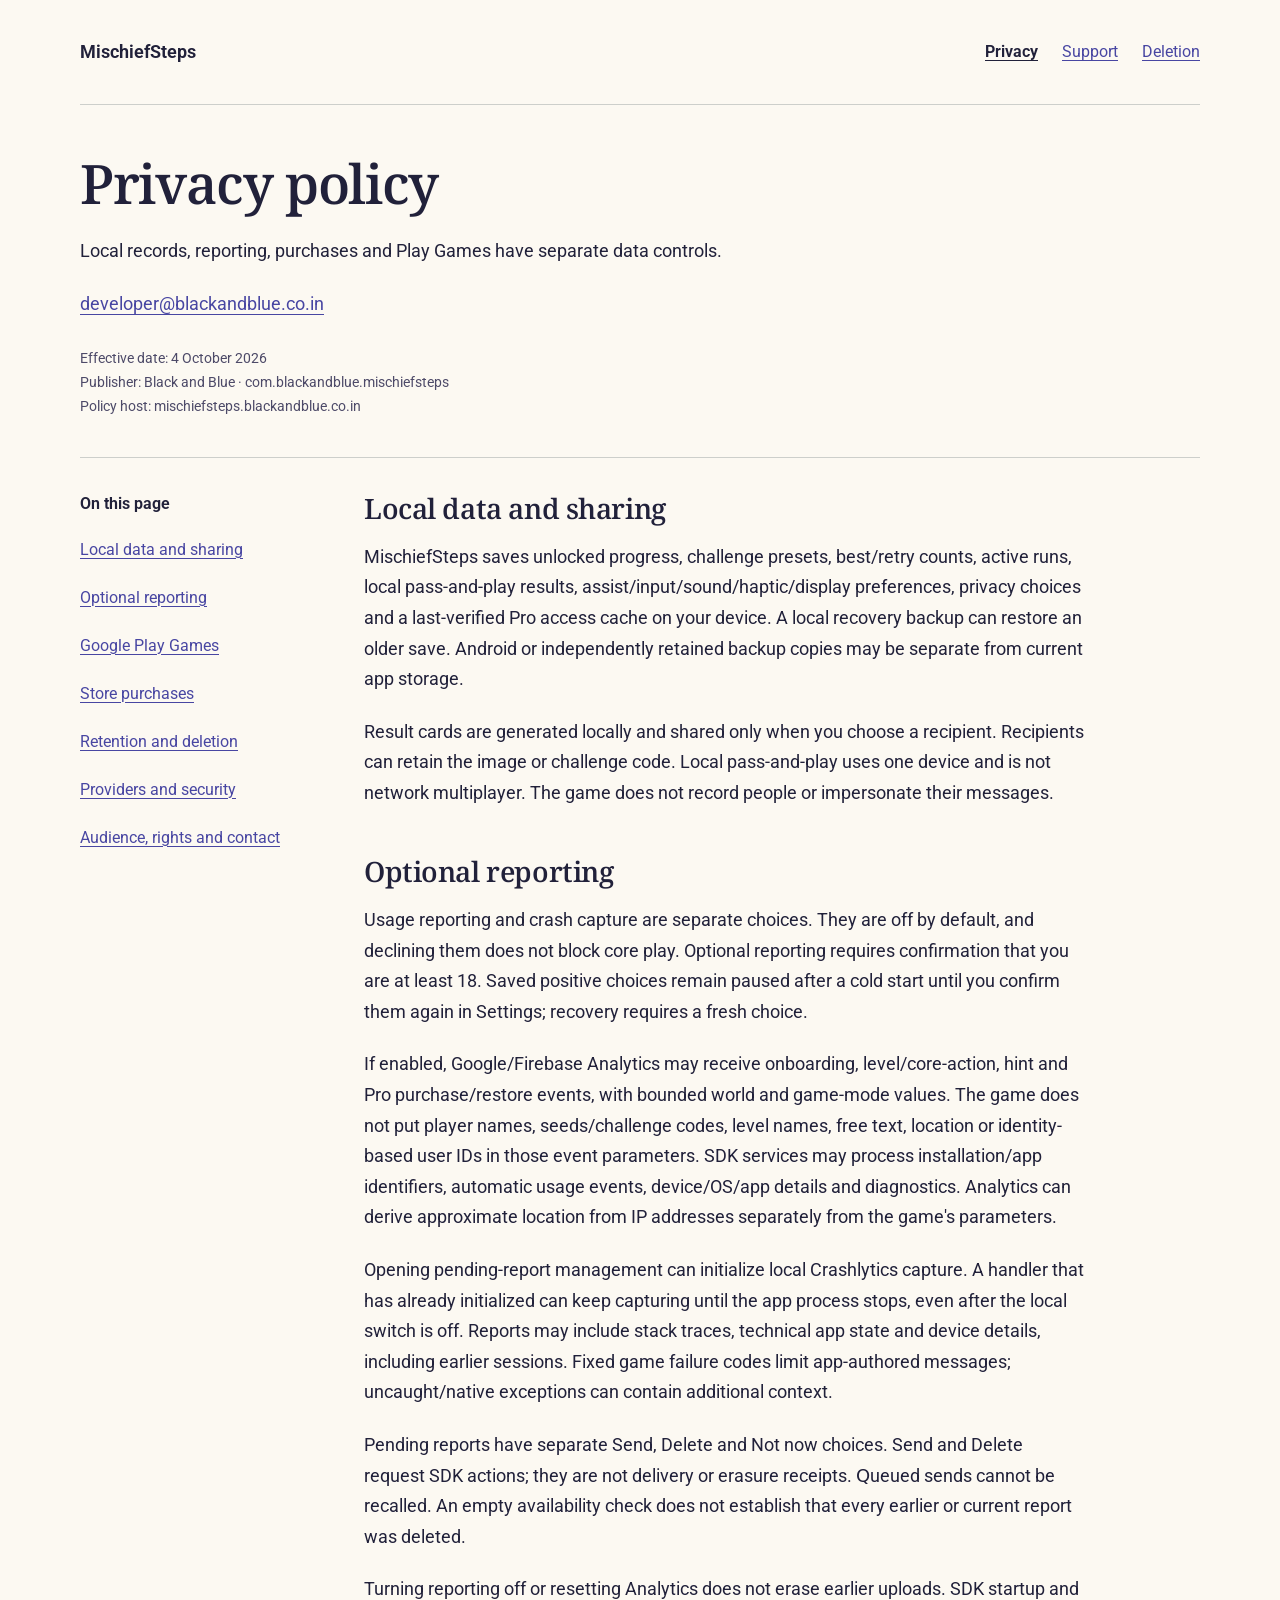
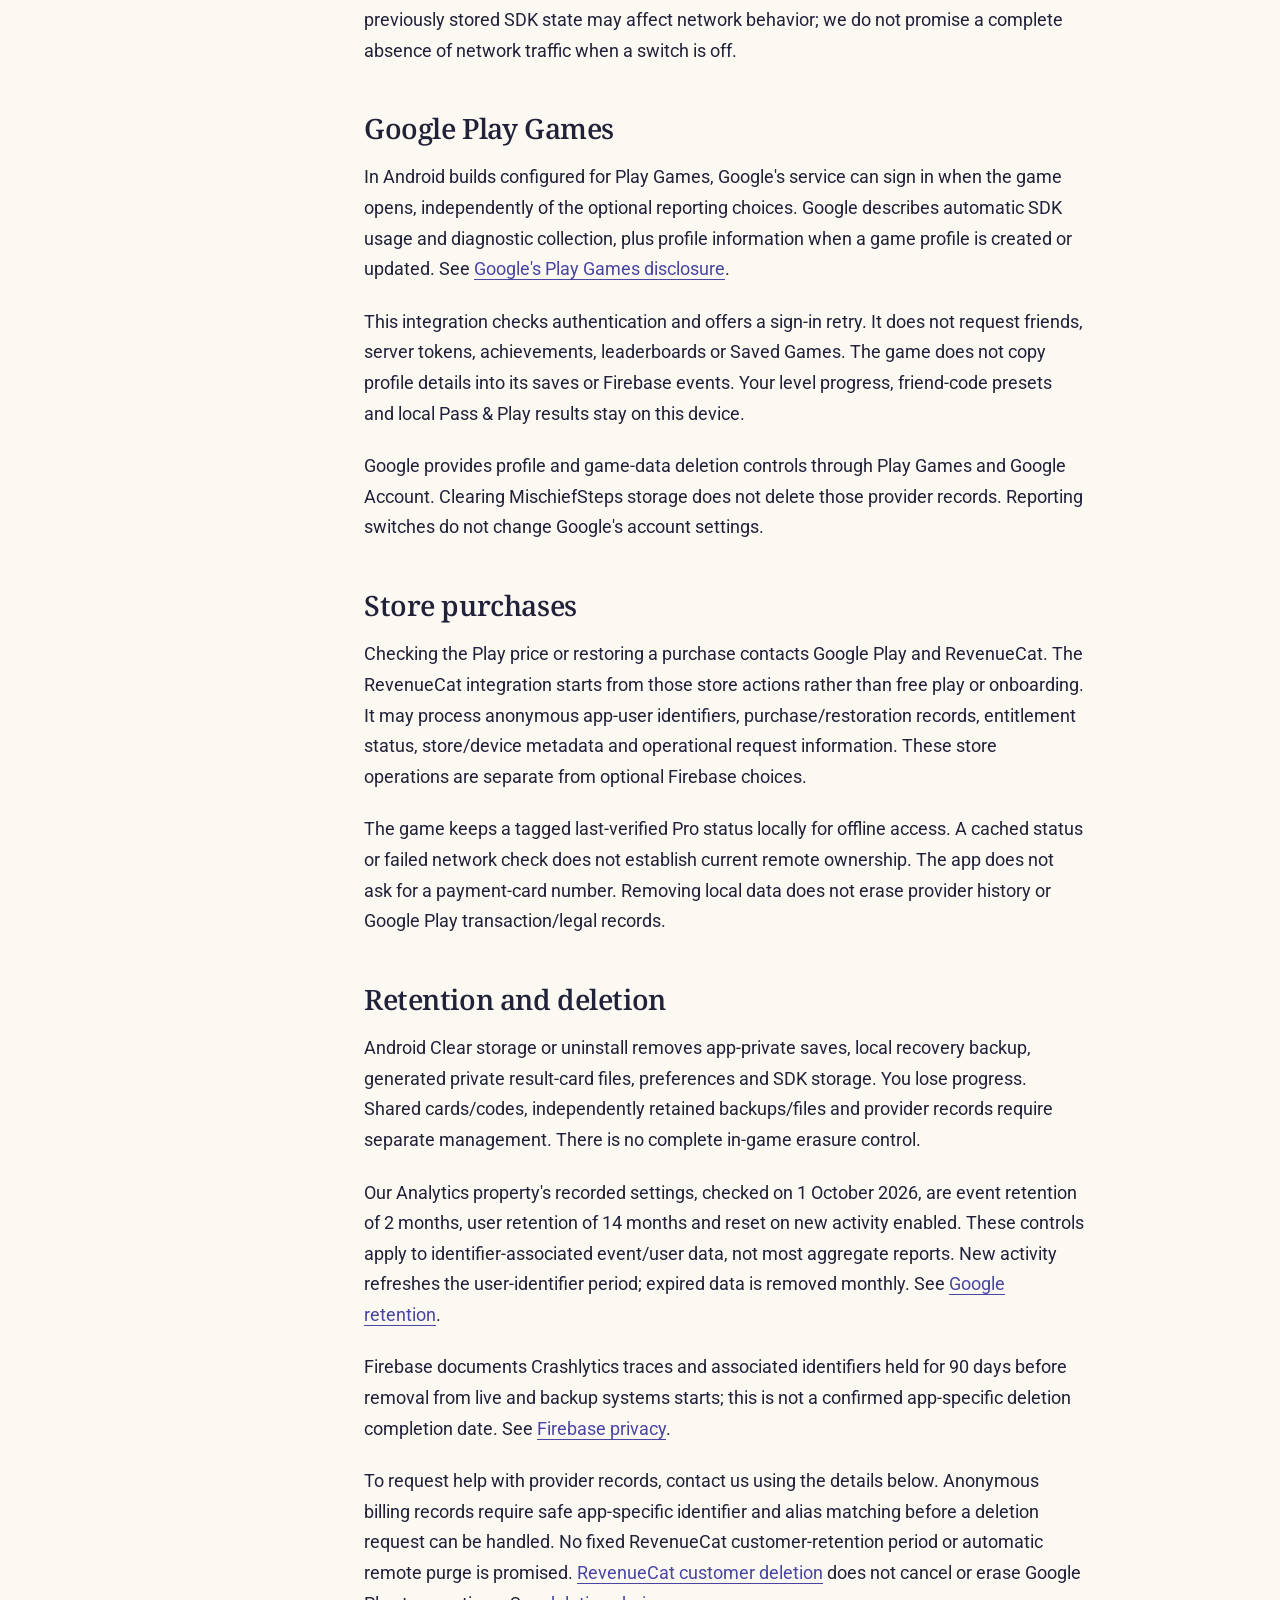
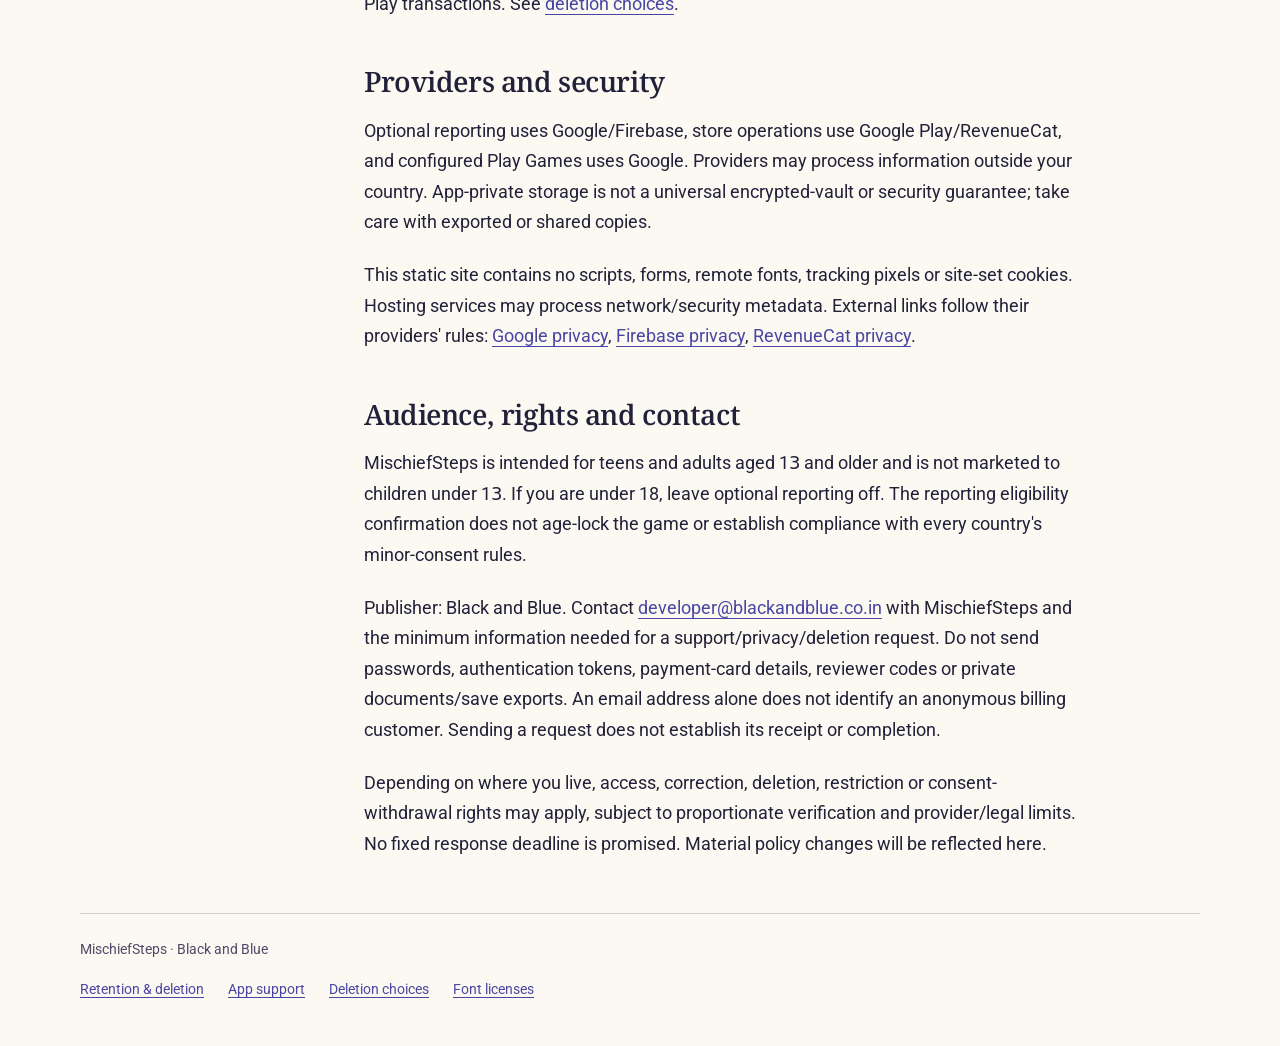
<file: index.html>
<!doctype html>
<html lang="en"><head><meta charset="utf-8"><meta name="viewport" content="width=device-width, initial-scale=1">
<meta name="referrer" content="no-referrer">
<meta http-equiv="Content-Security-Policy" content="default-src 'none'; style-src 'self'; font-src 'self'; img-src 'self'; script-src 'none'; base-uri 'none'; form-action 'none'; object-src 'none'">
<meta name="description" content="Local records, reporting, purchases and Play Games have separate data controls."><title>Privacy policy · MischiefSteps</title><link rel="stylesheet" href="styles.css"></head>
<body><a class="skip" href="#content">Skip to content</a><div class="shell">
<header class="top"><a class="brand" href="index.html">MischiefSteps</a><nav class="primary" aria-label="Main"><a href="index.html" aria-current="page">Privacy</a><a href="support.html">Support</a><a href="deletion.html">Deletion</a></nav></header>

<main id="content" tabindex="-1"><header class="intro"><h1>Privacy policy</h1><p>Local records, reporting, purchases and Play Games have separate data controls.</p><p class="intro-contact"><a href="mailto:developer@blackandblue.co.in">developer@blackandblue.co.in</a></p><p class="meta">Effective date: 4 October 2026<br>Publisher: Black and Blue · com.blackandblue.mischiefsteps<br>Policy host: mischiefsteps.blackandblue.co.in</p></header>
<div class="reading"><nav class="contents" aria-label="On this page"><p>On this page</p><ul><li><a href="#local-data-and-sharing">Local data and sharing</a></li><li><a href="#optional-reporting">Optional reporting</a></li><li><a href="#google-play-games">Google Play Games</a></li><li><a href="#store-purchases">Store purchases</a></li><li><a href="#deletion">Retention and deletion</a></li><li><a href="#providers-and-security">Providers and security</a></li><li><a href="#audience-rights-and-contact">Audience, rights and contact</a></li></ul></nav><article class="article" aria-label="Privacy policy"><h2 id="local-data-and-sharing" tabindex="-1">Local data and sharing</h2>
<p>
MischiefSteps saves unlocked progress, challenge presets, best/retry counts, active runs, local pass-and-play results, assist/input/sound/haptic/display preferences, privacy choices and a last-verified Pro access cache on your device. A local recovery backup can restore an older save. Android or independently retained backup copies may be separate from current app storage.</p>
<p>Result cards are generated locally and shared only when you choose a recipient. Recipients can retain the image or challenge code. Local pass-and-play uses one device and is not network multiplayer. The game does not record people or impersonate their messages.</p>
<h2 id="optional-reporting" tabindex="-1">Optional reporting</h2>
<p>
Usage reporting and crash capture are separate choices. They are off by default, and declining them does not block core play. Optional reporting requires confirmation that you are at least 18. Saved positive choices remain paused after a cold start until you confirm them again in Settings; recovery requires a fresh choice.</p>
<p>If enabled, Google/Firebase Analytics may receive onboarding, level/core-action, hint and Pro purchase/restore events, with bounded world and game-mode values. The game does not put player names, seeds/challenge codes, level names, free text, location or identity-based user IDs in those event parameters. SDK services may process installation/app identifiers, automatic usage events, device/OS/app details and diagnostics. Analytics can derive approximate location from IP addresses separately from the game&#x27;s parameters.</p>
<p>Opening pending-report management can initialize local Crashlytics capture. A handler that has already initialized can keep capturing until the app process stops, even after the local switch is off. Reports may include stack traces, technical app state and device details, including earlier sessions. Fixed game failure codes limit app-authored messages; uncaught/native exceptions can contain additional context.</p>
<p>Pending reports have separate Send, Delete and Not now choices. Send and Delete request SDK actions; they are not delivery or erasure receipts. Queued sends cannot be recalled. An empty availability check does not establish that every earlier or current report was deleted.</p>
<p>Turning reporting off or resetting Analytics does not erase earlier uploads. SDK startup and previously stored SDK state may affect network behavior; we do not promise a complete absence of network traffic when a switch is off.</p>
<h2 id="google-play-games" tabindex="-1">Google Play Games</h2>
<p>
In Android builds configured for Play Games, Google&#x27;s service can sign in when the game opens, independently of the optional reporting choices. Google describes automatic SDK usage and diagnostic collection, plus profile information when a game profile is created or updated. See <a href="https://developer.android.com/games/pgs/data-collection">Google&#x27;s Play Games disclosure</a>.</p>
<p>This integration checks authentication and offers a sign-in retry. It does not request friends, server tokens, achievements, leaderboards or Saved Games. The game does not copy profile details into its saves or Firebase events. Your level progress, friend-code presets and local Pass &amp; Play results stay on this device.</p>
<p>Google provides profile and game-data deletion controls through Play Games and Google Account. Clearing MischiefSteps storage does not delete those provider records. Reporting switches do not change Google&#x27;s account settings.</p>
<h2 id="store-purchases" tabindex="-1">Store purchases</h2>
<p>
Checking the Play price or restoring a purchase contacts Google Play and RevenueCat. The RevenueCat integration starts from those store actions rather than free play or onboarding. It may process anonymous app-user identifiers, purchase/restoration records, entitlement status, store/device metadata and operational request information. These store operations are separate from optional Firebase choices.</p>
<p>The game keeps a tagged last-verified Pro status locally for offline access. A cached status or failed network check does not establish current remote ownership. The app does not ask for a payment-card number. Removing local data does not erase provider history or Google Play transaction/legal records.</p>
<h2 id="deletion" tabindex="-1">Retention and deletion</h2>
<p>
Android Clear storage or uninstall removes app-private saves, local recovery backup, generated private result-card files, preferences and SDK storage. You lose progress. Shared cards/codes, independently retained backups/files and provider records require separate management. There is no complete in-game erasure control.</p>
<p>Our Analytics property&#x27;s recorded settings, checked on 1 October 2026, are event retention of 2 months, user retention of 14 months and reset on new activity enabled. These controls apply to identifier-associated event/user data, not most aggregate reports. New activity refreshes the user-identifier period; expired data is removed monthly. See <a href="https://support.google.com/analytics/answer/7667196?hl=en">Google retention</a>.</p>
<p>Firebase documents Crashlytics traces and associated identifiers held for 90 days before removal from live and backup systems starts; this is not a confirmed app-specific deletion completion date. See <a href="https://firebase.google.com/support/privacy">Firebase privacy</a>.</p>
<p>To request help with provider records, contact us using the details below. Anonymous billing records require safe app-specific identifier and alias matching before a deletion request can be handled. No fixed RevenueCat customer-retention period or automatic remote purge is promised. <a href="https://www.revenuecat.com/docs/dashboard-and-metrics/customer-profile">RevenueCat customer deletion</a> does not cancel or erase Google Play transactions. See <a href="deletion.html">deletion choices</a>.</p>
<h2 id="providers-and-security" tabindex="-1">Providers and security</h2>
<p>
Optional reporting uses Google/Firebase, store operations use Google Play/RevenueCat, and configured Play Games uses Google. Providers may process information outside your country. App-private storage is not a universal encrypted-vault or security guarantee; take care with exported or shared copies.</p>
<p>This static site contains no scripts, forms, remote fonts, tracking pixels or site-set cookies. Hosting services may process network/security metadata. External links follow their providers&#x27; rules: <a href="https://policies.google.com/privacy">Google privacy</a>, <a href="https://firebase.google.com/support/privacy">Firebase privacy</a>, <a href="https://www.revenuecat.com/privacy">RevenueCat privacy</a>.</p>
<h2 id="audience-rights-and-contact" tabindex="-1">Audience, rights and contact</h2>
<p>
MischiefSteps is intended for teens and adults aged 13 and older and is not marketed to children under 13. If you are under 18, leave optional reporting off. The reporting eligibility confirmation does not age-lock the game or establish compliance with every country&#x27;s minor-consent rules.</p>
<p>Publisher: Black and Blue. Contact <a href="mailto:developer@blackandblue.co.in">developer@blackandblue.co.in</a> with MischiefSteps and the minimum information needed for a support/privacy/deletion request. Do not send passwords, authentication tokens, payment-card details, reviewer codes or private documents/save exports. An email address alone does not identify an anonymous billing customer. Sending a request does not establish its receipt or completion.</p>
<p>Depending on where you live, access, correction, deletion, restriction or consent-withdrawal rights may apply, subject to proportionate verification and provider/legal limits. No fixed response deadline is promised. Material policy changes will be reflected here.</p></article></div></main>
<footer class="footer"><p>MischiefSteps · Black and Blue</p><a href="index.html#deletion">Retention &amp; deletion</a><a href="support.html">App support</a><a href="deletion.html">Deletion choices</a><a href="font-notices.txt">Font licenses</a></footer></div></body></html>
</file>
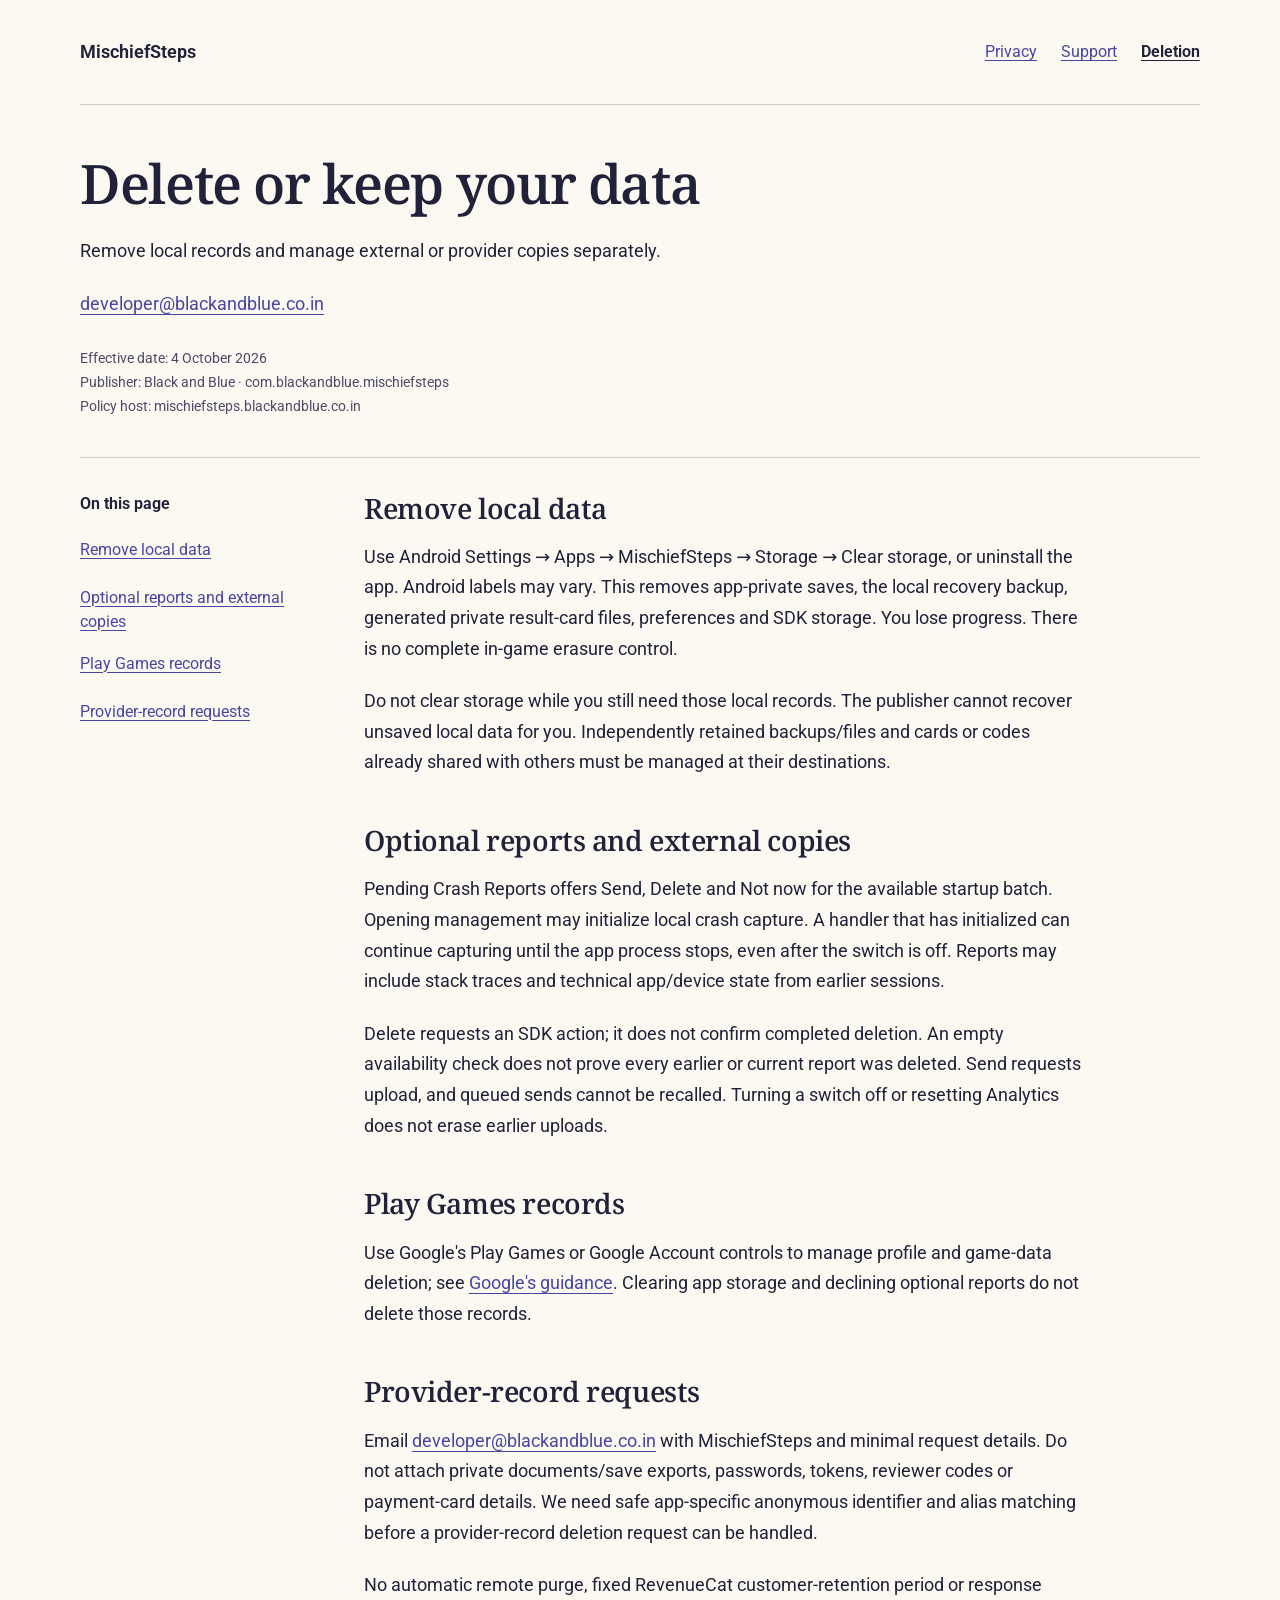
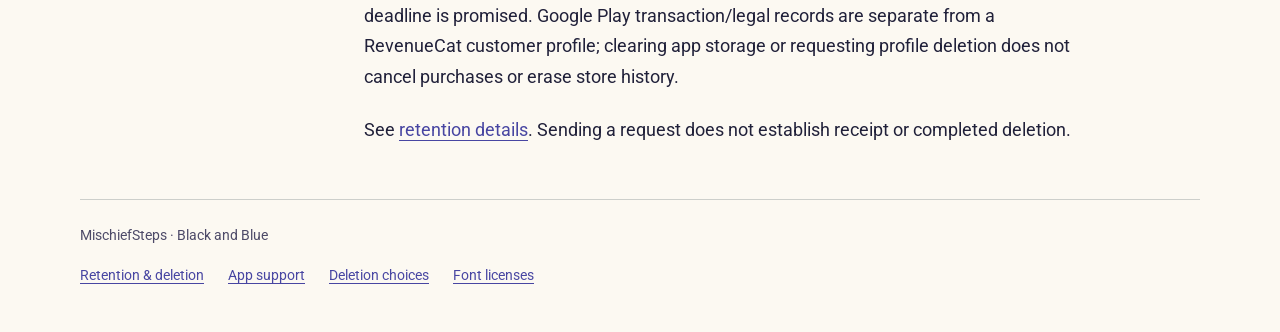
<file: deletion.html>
<!doctype html>
<html lang="en"><head><meta charset="utf-8"><meta name="viewport" content="width=device-width, initial-scale=1">
<meta name="referrer" content="no-referrer">
<meta http-equiv="Content-Security-Policy" content="default-src 'none'; style-src 'self'; font-src 'self'; img-src 'self'; script-src 'none'; base-uri 'none'; form-action 'none'; object-src 'none'">
<meta name="description" content="Remove local records and manage external or provider copies separately."><title>Delete or keep your data · MischiefSteps</title><link rel="stylesheet" href="styles.css"></head>
<body><a class="skip" href="#content">Skip to content</a><div class="shell">
<header class="top"><a class="brand" href="index.html">MischiefSteps</a><nav class="primary" aria-label="Main"><a href="index.html">Privacy</a><a href="support.html">Support</a><a href="deletion.html" aria-current="page">Deletion</a></nav></header>

<main id="content" tabindex="-1"><header class="intro"><h1>Delete or keep your data</h1><p>Remove local records and manage external or provider copies separately.</p><p class="intro-contact"><a href="mailto:developer@blackandblue.co.in">developer@blackandblue.co.in</a></p><p class="meta">Effective date: 4 October 2026<br>Publisher: Black and Blue · com.blackandblue.mischiefsteps<br>Policy host: mischiefsteps.blackandblue.co.in</p></header>
<div class="reading"><nav class="contents" aria-label="On this page"><p>On this page</p><ul><li><a href="#remove-local-data">Remove local data</a></li><li><a href="#optional-reports-and-external-copies">Optional reports and external copies</a></li><li><a href="#play-games-records">Play Games records</a></li><li><a href="#provider-record-requests">Provider-record requests</a></li></ul></nav><article class="article" aria-label="Delete or keep your data"><h2 id="remove-local-data" tabindex="-1">Remove local data</h2>
<p>
Use Android Settings → Apps → MischiefSteps → Storage → Clear storage, or uninstall the app. Android labels may vary. This removes app-private saves, the local recovery backup, generated private result-card files, preferences and SDK storage. You lose progress. There is no complete in-game erasure control.</p>
<p>Do not clear storage while you still need those local records. The publisher cannot recover unsaved local data for you. Independently retained backups/files and cards or codes already shared with others must be managed at their destinations.</p>
<h2 id="optional-reports-and-external-copies" tabindex="-1">Optional reports and external copies</h2>
<p>
Pending Crash Reports offers Send, Delete and Not now for the available startup batch. Opening management may initialize local crash capture. A handler that has initialized can continue capturing until the app process stops, even after the switch is off. Reports may include stack traces and technical app/device state from earlier sessions.</p>
<p>Delete requests an SDK action; it does not confirm completed deletion. An empty availability check does not prove every earlier or current report was deleted. Send requests upload, and queued sends cannot be recalled. Turning a switch off or resetting Analytics does not erase earlier uploads.</p>
<h2 id="play-games-records" tabindex="-1">Play Games records</h2>
<p>
Use Google&#x27;s Play Games or Google Account controls to manage profile and game-data deletion; see <a href="https://developer.android.com/games/pgs/data-collection">Google&#x27;s guidance</a>. Clearing app storage and declining optional reports do not delete those records.</p>
<h2 id="provider-record-requests" tabindex="-1">Provider-record requests</h2>
<p>
Email <a href="mailto:developer@blackandblue.co.in">developer@blackandblue.co.in</a> with MischiefSteps and minimal request details. Do not attach private documents/save exports, passwords, tokens, reviewer codes or payment-card details. We need safe app-specific anonymous identifier and alias matching before a provider-record deletion request can be handled.</p>
<p>No automatic remote purge, fixed RevenueCat customer-retention period or response deadline is promised. Google Play transaction/legal records are separate from a RevenueCat customer profile; clearing app storage or requesting profile deletion does not cancel purchases or erase store history.</p>
<p>See <a href="index.html#deletion">retention details</a>. Sending a request does not establish receipt or completed deletion.</p></article></div></main>
<footer class="footer"><p>MischiefSteps · Black and Blue</p><a href="index.html#deletion">Retention &amp; deletion</a><a href="support.html">App support</a><a href="deletion.html">Deletion choices</a><a href="font-notices.txt">Font licenses</a></footer></div></body></html>
</file>
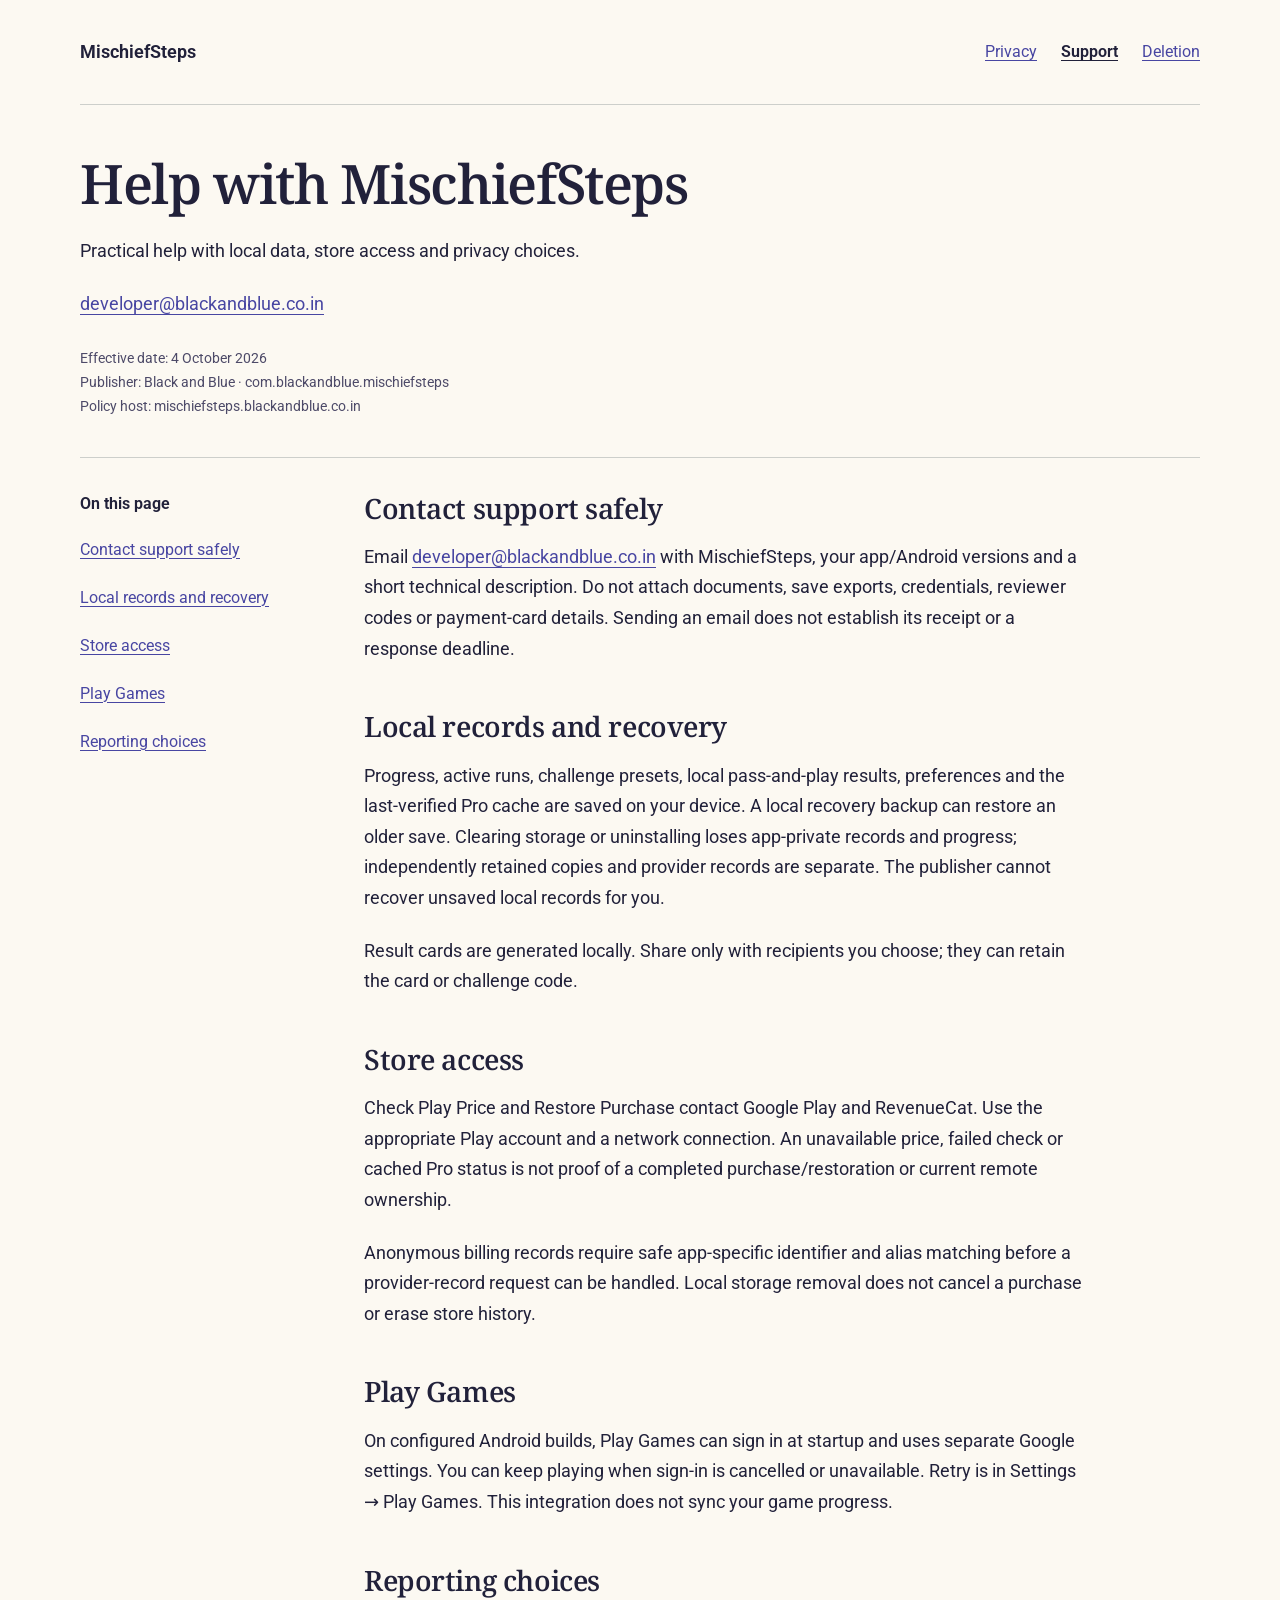
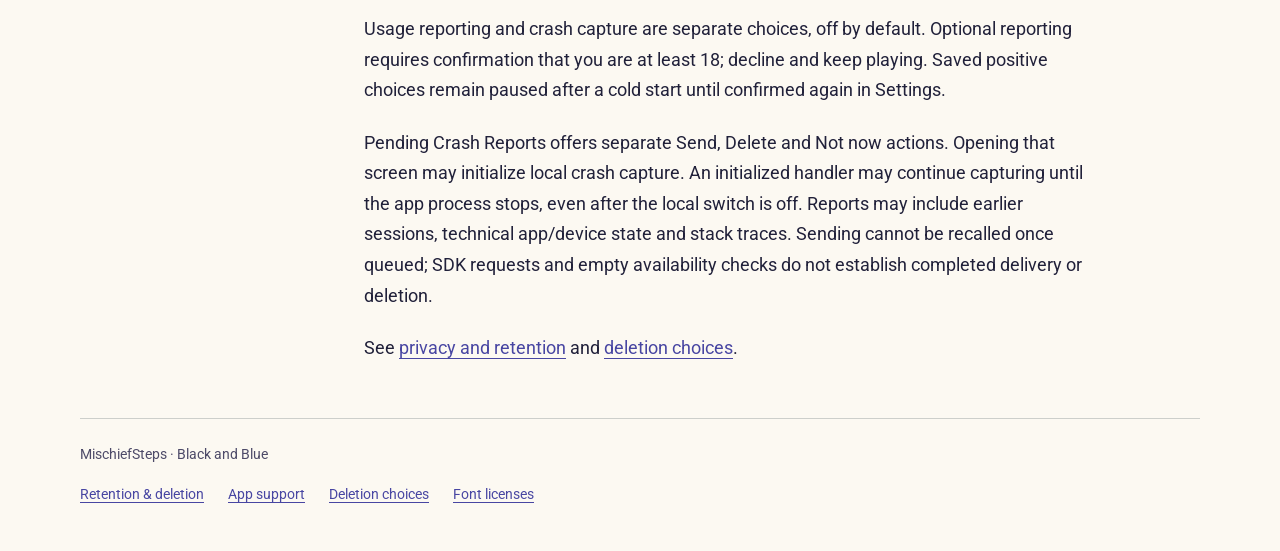
<file: support.html>
<!doctype html>
<html lang="en"><head><meta charset="utf-8"><meta name="viewport" content="width=device-width, initial-scale=1">
<meta name="referrer" content="no-referrer">
<meta http-equiv="Content-Security-Policy" content="default-src 'none'; style-src 'self'; font-src 'self'; img-src 'self'; script-src 'none'; base-uri 'none'; form-action 'none'; object-src 'none'">
<meta name="description" content="Practical help with local data, store access and privacy choices."><title>Help with MischiefSteps · MischiefSteps</title><link rel="stylesheet" href="styles.css"></head>
<body><a class="skip" href="#content">Skip to content</a><div class="shell">
<header class="top"><a class="brand" href="index.html">MischiefSteps</a><nav class="primary" aria-label="Main"><a href="index.html">Privacy</a><a href="support.html" aria-current="page">Support</a><a href="deletion.html">Deletion</a></nav></header>

<main id="content" tabindex="-1"><header class="intro"><h1>Help with MischiefSteps</h1><p>Practical help with local data, store access and privacy choices.</p><p class="intro-contact"><a href="mailto:developer@blackandblue.co.in">developer@blackandblue.co.in</a></p><p class="meta">Effective date: 4 October 2026<br>Publisher: Black and Blue · com.blackandblue.mischiefsteps<br>Policy host: mischiefsteps.blackandblue.co.in</p></header>
<div class="reading"><nav class="contents" aria-label="On this page"><p>On this page</p><ul><li><a href="#contact-support-safely">Contact support safely</a></li><li><a href="#local-records-and-recovery">Local records and recovery</a></li><li><a href="#store-access">Store access</a></li><li><a href="#play-games">Play Games</a></li><li><a href="#reporting-choices">Reporting choices</a></li></ul></nav><article class="article" aria-label="Help with MischiefSteps"><h2 id="contact-support-safely" tabindex="-1">Contact support safely</h2>
<p>
Email <a href="mailto:developer@blackandblue.co.in">developer@blackandblue.co.in</a> with MischiefSteps, your app/Android versions and a short technical description. Do not attach documents, save exports, credentials, reviewer codes or payment-card details. Sending an email does not establish its receipt or a response deadline.</p>
<h2 id="local-records-and-recovery" tabindex="-1">Local records and recovery</h2>
<p>
Progress, active runs, challenge presets, local pass-and-play results, preferences and the last-verified Pro cache are saved on your device. A local recovery backup can restore an older save. Clearing storage or uninstalling loses app-private records and progress; independently retained copies and provider records are separate. The publisher cannot recover unsaved local records for you.</p>
<p>Result cards are generated locally. Share only with recipients you choose; they can retain the card or challenge code.</p>
<h2 id="store-access" tabindex="-1">Store access</h2>
<p>
Check Play Price and Restore Purchase contact Google Play and RevenueCat. Use the appropriate Play account and a network connection. An unavailable price, failed check or cached Pro status is not proof of a completed purchase/restoration or current remote ownership.</p>
<p>Anonymous billing records require safe app-specific identifier and alias matching before a provider-record request can be handled. Local storage removal does not cancel a purchase or erase store history.</p>
<h2 id="play-games" tabindex="-1">Play Games</h2>
<p>
On configured Android builds, Play Games can sign in at startup and uses separate Google settings. You can keep playing when sign-in is cancelled or unavailable. Retry is in Settings → Play Games. This integration does not sync your game progress.</p>
<h2 id="reporting-choices" tabindex="-1">Reporting choices</h2>
<p>
Usage reporting and crash capture are separate choices, off by default. Optional reporting requires confirmation that you are at least 18; decline and keep playing. Saved positive choices remain paused after a cold start until confirmed again in Settings.</p>
<p>Pending Crash Reports offers separate Send, Delete and Not now actions. Opening that screen may initialize local crash capture. An initialized handler may continue capturing until the app process stops, even after the local switch is off. Reports may include earlier sessions, technical app/device state and stack traces. Sending cannot be recalled once queued; SDK requests and empty availability checks do not establish completed delivery or deletion.</p>
<p>See <a href="index.html#deletion">privacy and retention</a> and <a href="deletion.html">deletion choices</a>.</p></article></div></main>
<footer class="footer"><p>MischiefSteps · Black and Blue</p><a href="index.html#deletion">Retention &amp; deletion</a><a href="support.html">App support</a><a href="deletion.html">Deletion choices</a><a href="font-notices.txt">Font licenses</a></footer></div></body></html>
</file>
<file: styles.css>
@font-face{font-family:ReaderSans;src:url("reader-sans.ttf") format("truetype");font-style:normal;font-weight:100 900;font-display:swap}
@font-face{font-family:ReaderSerif;src:url("reader-serif.ttf") format("truetype");font-style:normal;font-weight:100 900;font-display:swap}
:root{color-scheme:light;--paper:#FCF9F2;--ink:#21213A;--muted:#4D4A68;--blue:#4846A2;--line:#CDCFCB;--wash:#E5E4F3}
*{box-sizing:border-box}html{scroll-padding-top:1.5rem}body{margin:0;background:var(--paper);color:var(--ink);font:1.125rem/1.7 ReaderSans,Roboto,system-ui,sans-serif;text-rendering:optimizeLegibility}h1,h2{overflow-wrap:anywhere}.brand{flex-wrap:wrap}
::selection{background:var(--wash);color:var(--ink)}a{color:var(--blue);text-underline-offset:.2em;text-decoration-thickness:1px;overflow-wrap:anywhere}a:hover{text-decoration-thickness:2px}a:focus-visible{outline:3px solid var(--blue);outline-offset:5px;border-radius:2px}h2:focus{outline:none}
.skip{position:fixed;top:.5rem;left:1rem;padding:.6rem 1rem;z-index:2;background:var(--paper);transform:translateY(-200%)}.skip:focus{transform:none}
.shell{width:min(1120px,calc(100% - 64px));margin-inline:auto}.top{display:flex;justify-content:space-between;align-items:center;gap:1.5rem;padding:28px 0;border-bottom:1px solid var(--line)}.brand{display:flex;align-items:center;gap:14px;color:var(--ink);text-decoration:none;max-width:100%}.brand span{min-width:0;overflow-wrap:anywhere}.brand img{width:46px;height:46px;flex-shrink:0;border-radius:10px}.brand strong{display:block;font-size:1.125rem;line-height:1.3}.brand small{display:block;font-size:.8125rem;color:var(--muted);line-height:1.6}.primary{display:flex;gap:1.5rem}.primary a{display:flex;align-items:center;min-height:48px;font-size:1rem}.primary [aria-current]{color:var(--ink);font-weight:650}
.draft{margin:24px 0 0;padding:12px 16px;background:var(--wash);font-size:.875rem;line-height:1.6}.draft strong{font-weight:650}.intro{padding:48px 0 38px;max-width:780px}.intro h1{font:550 clamp(2.3rem,5vw,3.4rem)/1.12 ReaderSerif,serif;letter-spacing:-.025em;margin:0 0 22px;text-wrap:balance}.intro p{margin:0;max-width:66ch;overflow-wrap:anywhere}.meta{font-size:.875rem;color:var(--muted);margin-top:18px!important}
.reading{display:grid;grid-template-columns:220px minmax(0,1fr);column-gap:64px;align-items:start;border-top:1px solid var(--line);padding-top:32px}.contents{position:sticky;top:24px;font-size:1rem}.contents p{font-weight:650;margin:0 0 12px}.contents a{display:block;padding:9px 0;min-height:48px;line-height:1.5}.contents ul{list-style:none;padding:0;margin:0}.article{max-width:72ch;min-width:0;padding-bottom:32px}.article p{margin:0 0 22px;overflow-wrap:anywhere}.article h2{font:550 1.75rem/1.3 ReaderSerif,serif;letter-spacing:-.015em;margin:44px 0 16px;text-wrap:balance}.article h2:first-child{margin-top:0}.article h2:target{background:var(--wash);box-shadow:0 0 0 8px var(--wash)}.contact{margin:24px 0 48px;border-top:1px solid var(--line);padding-top:28px}.contact h2{font:550 1.75rem/1.3 ReaderSerif,serif;margin:0 0 12px}.contact p{margin:0 0 14px;max-width:70ch}.contact a{display:inline-block;min-height:48px;padding:8px 0}.footer{border-top:1px solid var(--line);padding:24px 0 32px;font-size:.875rem;color:var(--muted)}.footer p{margin:0 0 8px}.footer a{display:inline-block;min-height:44px;margin-right:24px;padding:8px 0}
.intro-contact a{display:inline-block;min-height:48px;padding:10px 0}.intro-contact{margin-top:12px!important}
@media(max-width:760px){.shell{width:calc(100% - 40px)}.top{align-items:flex-start;flex-direction:column;gap:12px;padding:22px 0 12px}.primary{gap:24px}.intro{padding:32px 0 28px}.reading{grid-template-columns:1fr;gap:28px;padding-top:22px}.contents{position:static;border-bottom:1px solid var(--line);padding-bottom:20px}.contents ul{display:flex;flex-wrap:wrap;gap:0 20px}.contents a{padding:9px 0}.article h2{font-size:1.625rem;margin-top:36px}.article{padding-bottom:12px}.contact{margin-bottom:28px}}
@media print{body{background:white;color:black;font-size:11pt}.shell{width:100%}.skip,.primary,.contents{display:none}.reading{display:block}.intro{padding:24px 0}.article{max-width:none}.article h2{break-after:avoid}.brand img{width:36px;height:36px}a{color:inherit}.draft{border:1px solid black}}

.primary{flex-wrap:wrap}.brand{font-size:1.125rem;font-weight:650}.contact p{overflow-wrap:anywhere}
</file>
